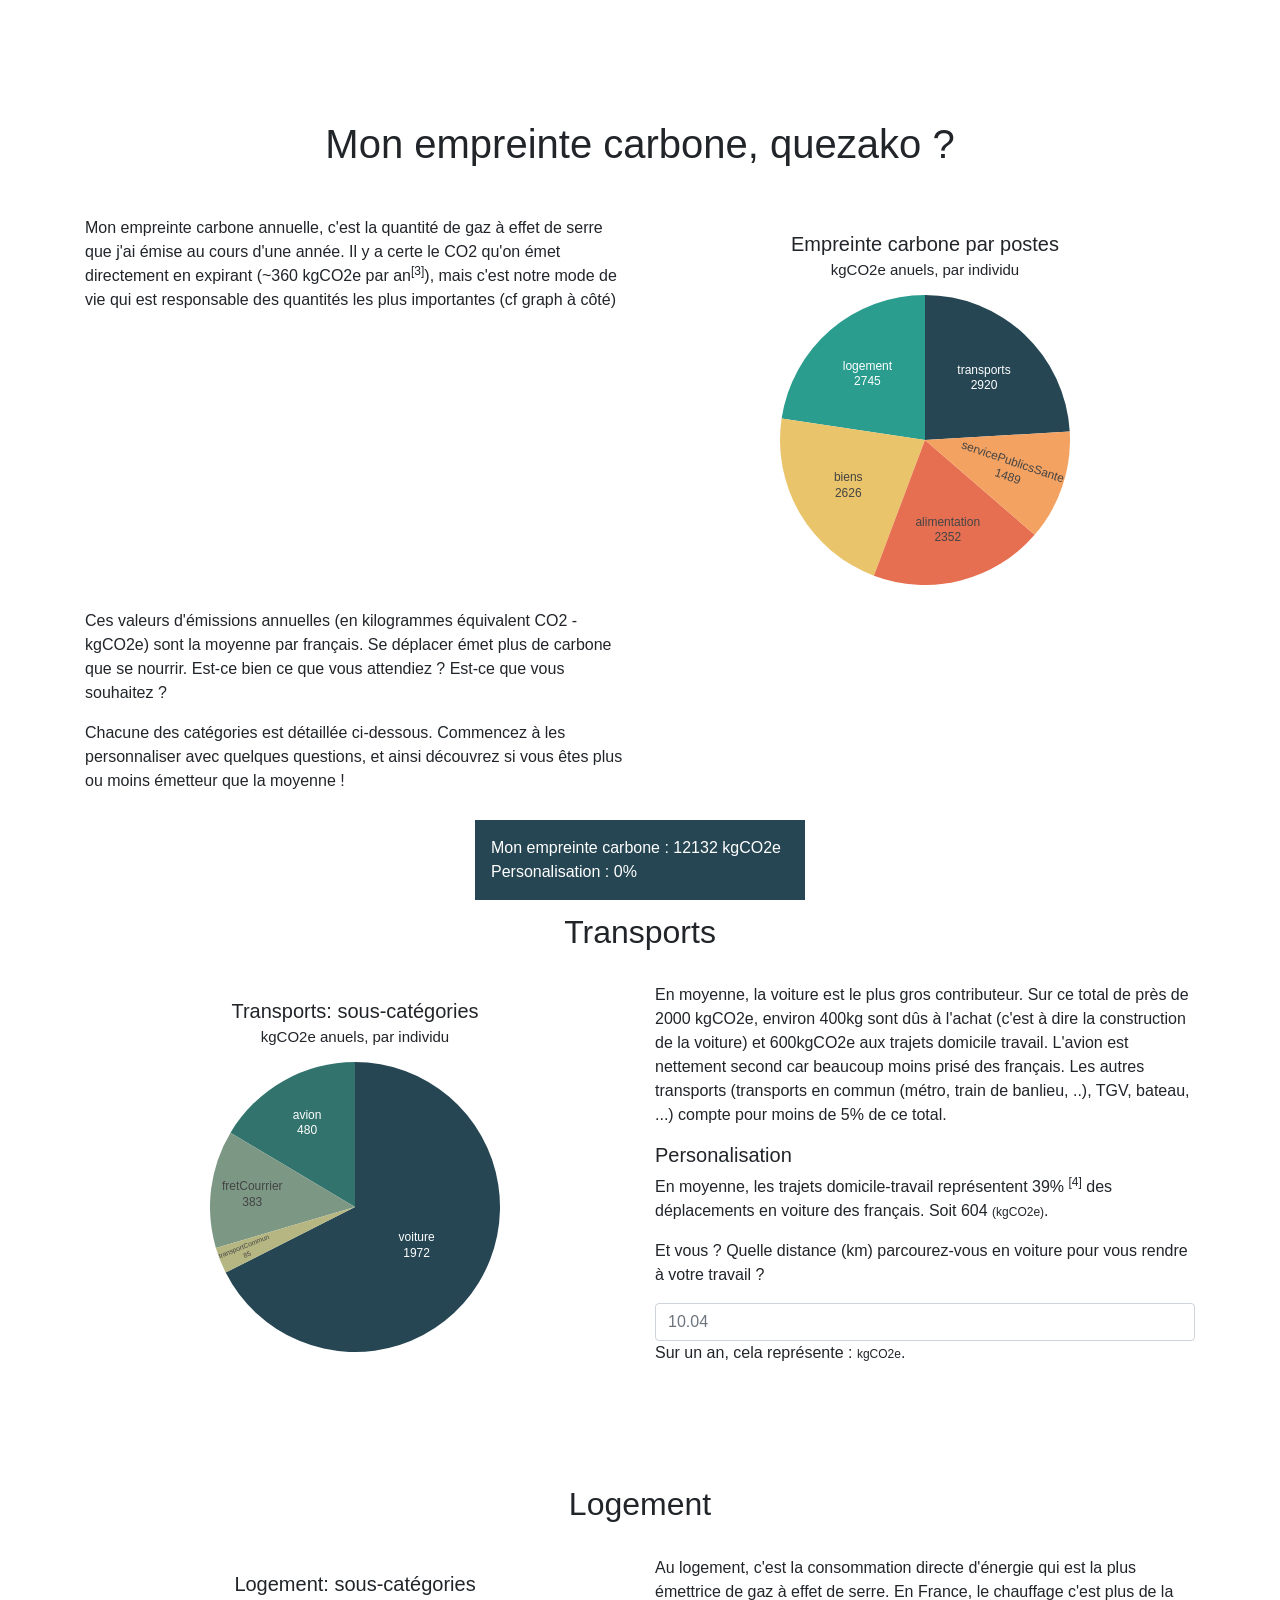
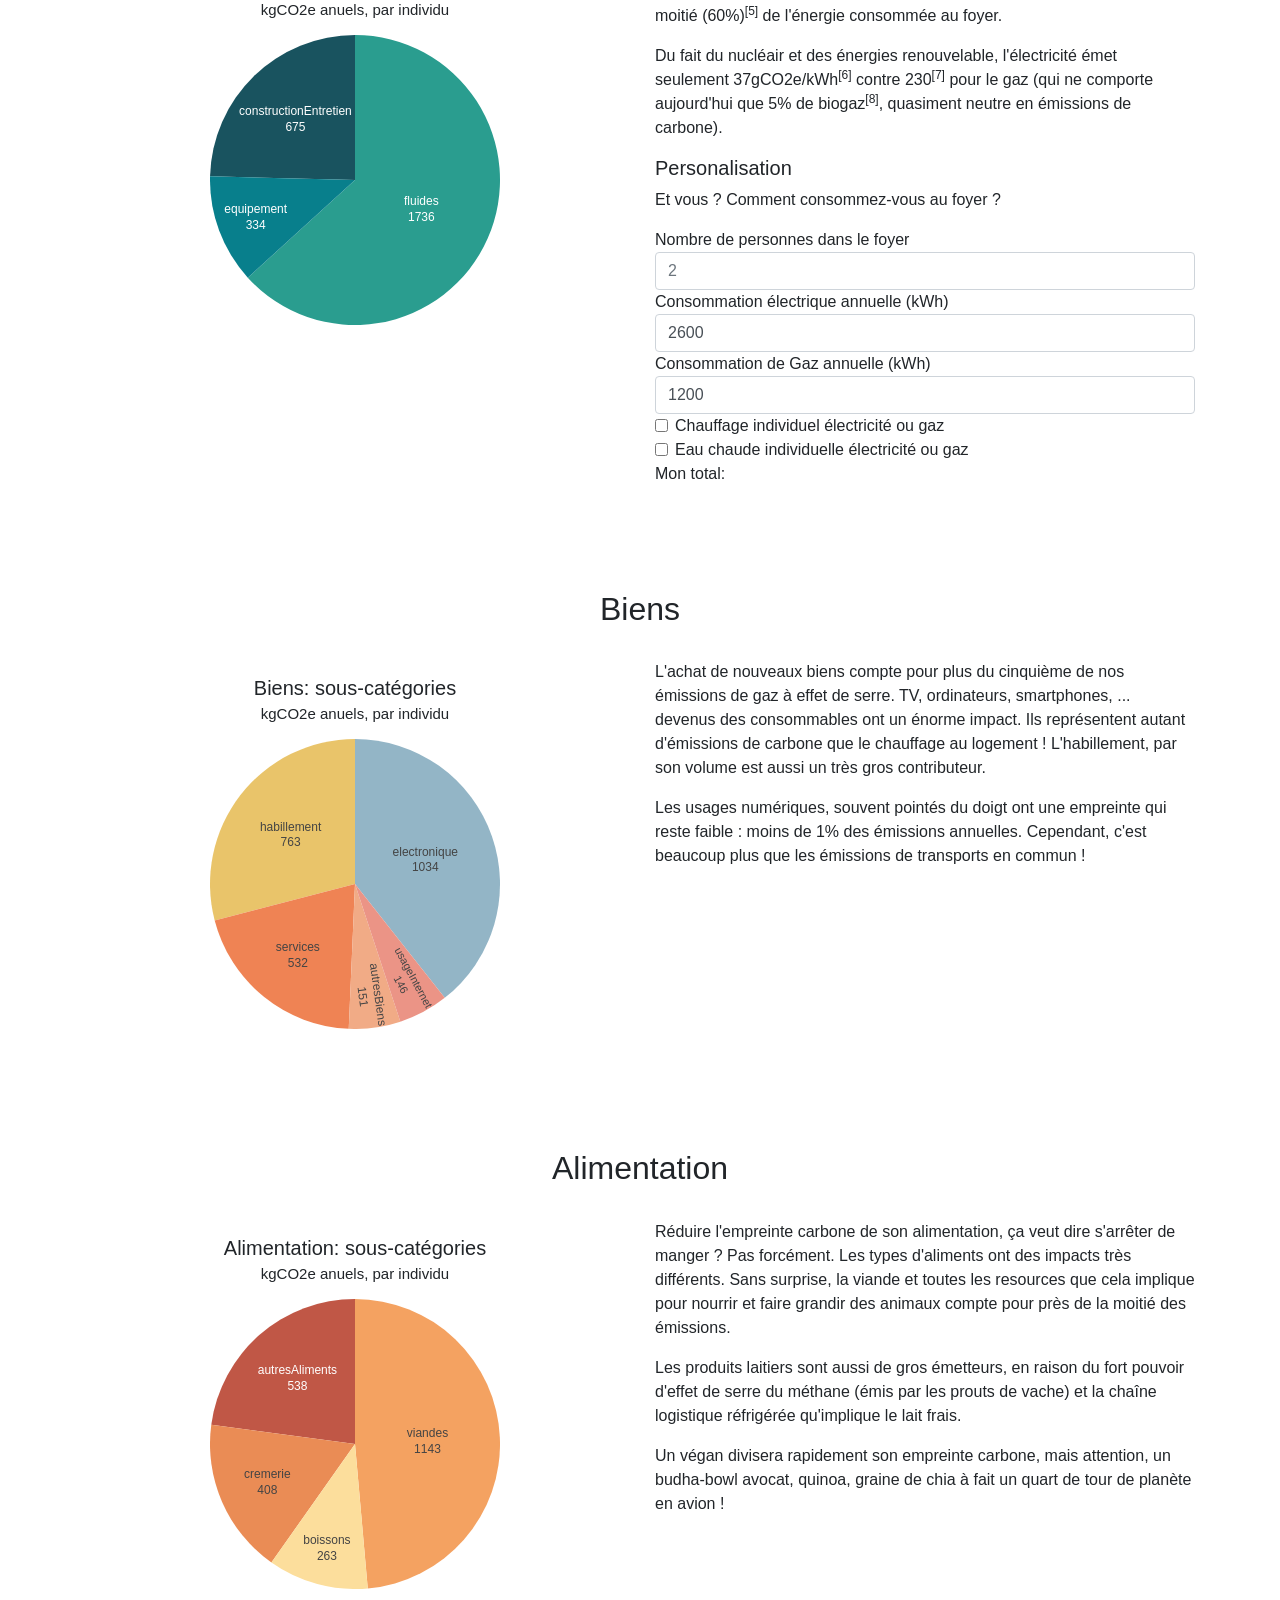
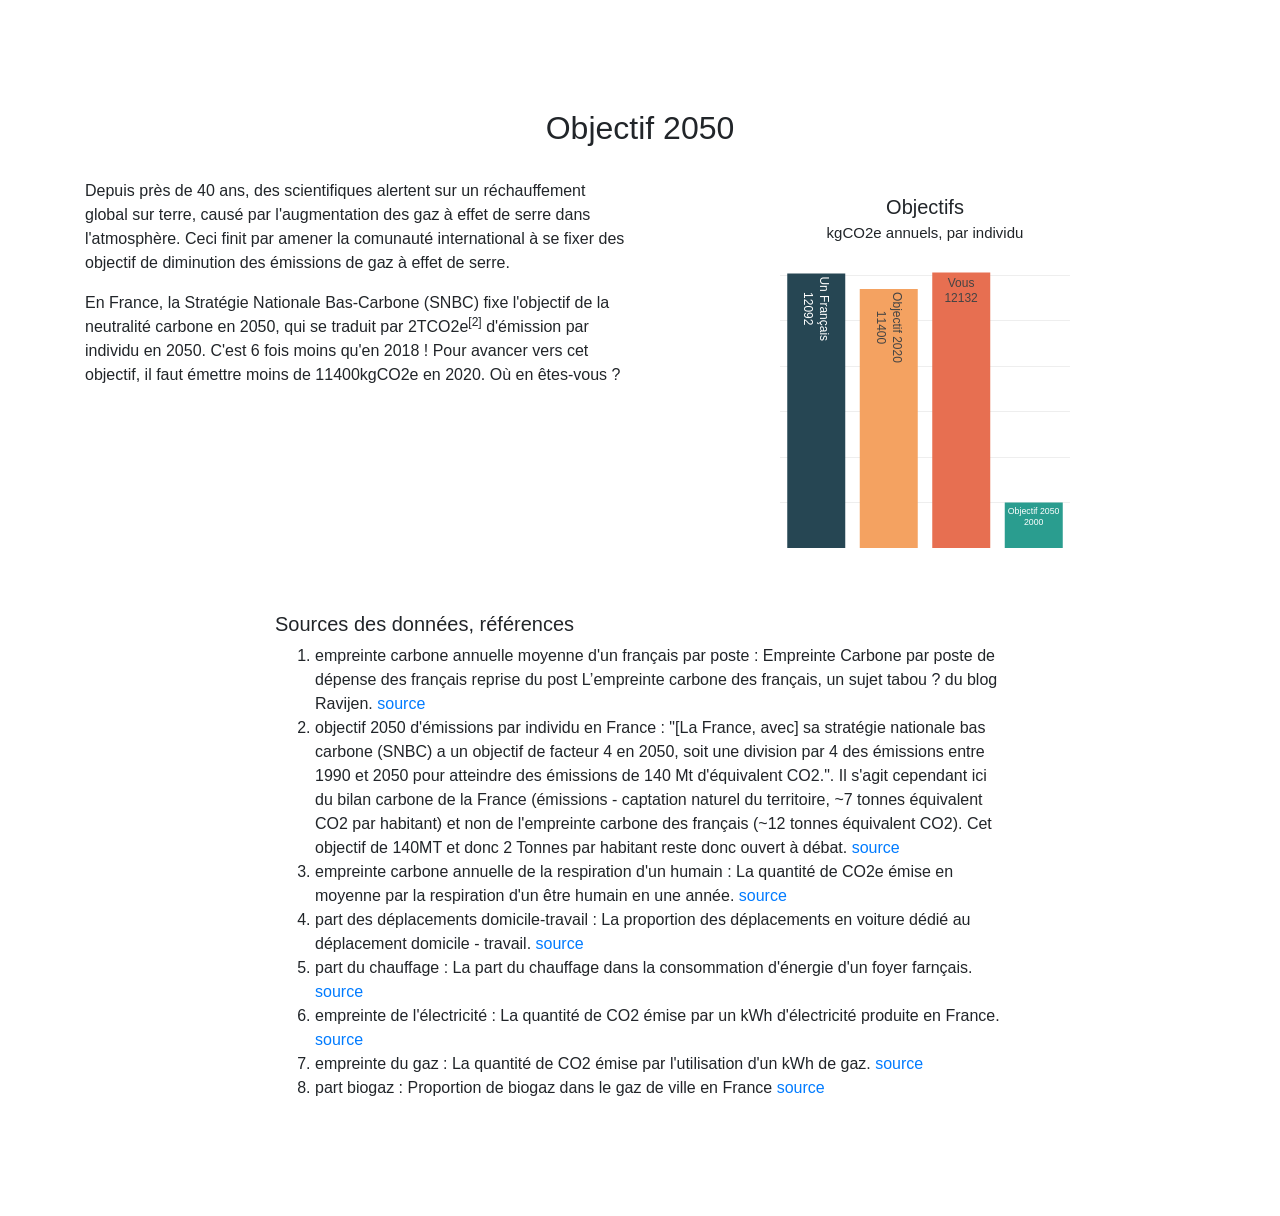
<file: agenda_carbone/index.html>
<!DOCTYPE html>
<html lang="fr">
  <head>
     <meta charset="utf-8">
     <meta name="viewport" content="width=device-width, initial-scale=1, shrink-to-fit=no">
     <title>Agenda Carbone</title>

    <link rel="stylesheet" href="./styles/vendors/bootstrap.min.css" >
    <style>
      .category-title {
        margin-top: 5rem;
        margin-bottom: 2rem;
      }
    </style>
    <script src="./scripts/vendors/jquery-3.4.0.min.js"></script>
    <script src="./scripts/vendors/bootstrap.bundle.min.js"></script>
    <script src="./scripts/vendors/plotly-latest.min.js"></script>

    <script src="./data/ravijen_2017.jsonld.js"></script>
    <script src="./data/data.js"></script>
    <script src="./scripts/usecases.js"></script>
    <script src="./scripts/stylehelper.js"></script>


    <script src="./scripts/vendors/vue.js"></script>
    <script src="./scripts/views/plotly_graph.js"></script>
    <script src="./scripts/views/main_categories_graph.js"></script>
    <script src="./scripts/views/categories_graph.js"></script>
    <script src="./scripts/views/objectives_graph.js"></script>
    <script src="./scripts/views/customize_work_home.js"></script>
    <script src="./scripts/views/customize_energy_annual.js"></script>
    <script src="./scripts/views/customize_food_weekly.js"></script>
    <script src="./scripts/views/my_carbon_footprint.js"></script>
    <script src="./scripts/views/reference_popup.js"></script>
    <script src="./scripts/views/references_list.js"></script>
  </head>
<body>
  <div class="container-sm" id="app">
    <div class="row my-4">
      <div class="col-12 my-3">
        <h1 class="text-center category-title">Mon empreinte carbone, quezako ?</h1>
      </div>
      <div class="col-md-6">
        <p>Mon empreinte carbone annuelle, c'est la quantité de gaz à effet de serre que j'ai émise au cours d'une année.
        Il y a certe le CO2 qu'on émet directement en expirant (~360 kgCO2e par an<reference-popup reference-id="humanRespirationFootprint"></reference-popup>), mais c'est notre mode de vie qui est responsable des quantités les plus importantes (cf graph à côté)</p>
      </div>
      <div class="col-md-6 my-3">
        <graph-main-categories></graph-main-categories>
      </div>
      <div class="col-md-6 mt-2">
        <p>Ces valeurs d'émissions annuelles (en kilogrammes équivalent CO2 - kgCO2e) sont la moyenne par français.
          Se déplacer émet plus de carbone que se nourrir. Est-ce bien ce que vous attendiez ? Est-ce que vous souhaitez ?
        </p>
        <p>Chacune des catégories est détaillée ci-dessous. Commencez à les personnaliser avec quelques questions, et ainsi découvrez si vous êtes plus ou moins émetteur que la moyenne !
        </p>
      </div>
    </div>

    <div class="row my-4">
      <div class="col-12">
        <h2 class="text-center category-title">Transports</h3>
      </div>
      <div class="col-md-6 my-3">
        <graph-categories v-bind:item="subItems[0]"></graph-categories>
      </div>
      <div class="col-md-6">
        <p>En moyenne, la voiture est le plus gros contributeur. Sur ce total de près de 2000 kgCO2e, environ 400kg sont dûs à l'achat (c'est à dire la construction de la voiture) et 600kgCO2e aux trajets domicile travail.
          L'avion est nettement second car beaucoup moins prisé des français. Les autres transports (transports en commun (métro, train de banlieu, ..), TGV, bateau, ...) compte pour moins de 5% de ce total.</p>
        <customize-work-home></customize-work-home>
      </div>
    </div>

    <div class="row my-4">
      <div class="col-12">
        <h2 class="text-center category-title">Logement</h3>
      </div>
      <div class="col-md-6 my-3">
        <graph-categories v-bind:item="subItems[1]"></graph-categories>
      </div>
      <div class="col-md-6">
        <p>Au logement, c'est la consommation directe d'énergie qui est la plus émettrice de gaz à effet de serre. En France, le chauffage c'est plus de la moitié (60%)<reference-popup reference-id="individualHeatPart"></reference-popup> de l'énergie consommée au foyer.</p>
        <p>
          Du fait du nucléair et des énergies renouvelable, l'électricité émet seulement 37gCO2e/kWh<reference-popup reference-id="electricityFootprint"></reference-popup> contre 230<reference-popup reference-id="gazFootprint"></reference-popup> pour le gaz (qui ne comporte aujourd'hui que 5% de biogaz<reference-popup reference-id="partBioGaz"></reference-popup>, quasiment neutre en émissions de carbone).
        </p>
        <customize-energy-annual></customize-energy-annual>
      </div>
    </div>
    <div class="row my-4">
      <div class="col-12">
        <h2 class="text-center category-title">Biens</h3>
      </div>
      <div class="col-md-6 my-3">
        <graph-categories v-bind:item="subItems[2]"></graph-categories>
      </div>
      <div class="col-md-6">
        <p>L'achat de nouveaux biens compte pour plus du cinquième de nos émissions de gaz à effet de serre. TV, ordinateurs, smartphones, ... devenus des consommables ont un énorme impact. Ils représentent autant d'émissions de carbone que le chauffage au logement !
        L'habillement, par son volume est aussi un très gros contributeur.</p>
        <p>Les usages numériques, souvent pointés du doigt ont une empreinte qui reste faible : moins de 1% des émissions annuelles. Cependant, c'est beaucoup plus que les émissions de transports en commun !</p>
      </div>
    </div>

    <div class="row my-4">
      <div class="col-12">
        <h2 class="text-center category-title">Alimentation</h3>
      </div>
      <div class="col-md-6 my-3">
        <graph-categories v-bind:item="subItems[3]"></graph-categories>
      </div>
      <div class="col-md-6">
        <p>Réduire l'empreinte carbone de son alimentation, ça veut dire s'arrêter de manger ? Pas forcément. Les types d'aliments ont des impacts très différents. Sans surprise, la viande et toutes les resources que cela implique pour nourrir et faire grandir des animaux compte pour près de la moitié des émissions. </p>
        <p>Les produits laitiers sont aussi de gros émetteurs, en raison du fort pouvoir d'effet de serre du méthane (émis par les prouts de vache) et la chaîne logistique réfrigérée qu'implique le lait frais.</p>
        <p>Un végan divisera rapidement son empreinte carbone, mais attention, un budha-bowl avocat, quinoa, graine de chia à fait un quart de tour de planète en avion !
        <!-- <customize-food-weekly></customize-food-weekly> -->
      </div>
    </div>

    <div class="row my-4">
      <div class="col-12">
        <h2 class="text-center category-title">Objectif 2050</h3>
      </div>
      <div class="col-md-6">
        <p>Depuis près de 40 ans, des scientifiques alertent sur un réchauffement global sur terre, causé par l'augmentation des gaz à effet de serre dans l'atmosphère. Ceci finit par amener la comunauté international à se fixer des objectif de diminution des émissions de gaz à effet de serre.</p>
        <p>En France, la Stratégie Nationale Bas-Carbone (SNBC) fixe l'objectif de la neutralité carbone en 2050, qui se traduit par 2TCO2e<reference-popup reference-id="frenchObjectiv2050ByIndividual"></reference-popup> d'émission par individu en 2050. C'est 6 fois moins qu'en 2018 ! Pour avancer vers cet objectif, il faut émettre moins de 11400kgCO2e en 2020. Où en êtes-vous ?</p>
      </div>
      <div class="col-md-6 my-3">
        <graph-objectives></graph-objectives>
      </div>
    </div>

    <div class="row mt-5" style="margin-bottom: 100px;">
      <div class="col-md-2"></div>
      <div class="col-md-8">
        <references-list></references-list>
        <!-- TODO FAQ :
        * empreinte carbone VS bilan carbone.
        * kgEqCO2, méthane, ...
        * http://www.carbone4.com/wp-content/uploads/2019/06/Publication-Carbone-4-Faire-sa-part-pouvoir-responsabilite-climat.pdf
      -->
      </div>
      <div class="col-md-2"></div>
    </div>

    <div class="fixed-bottom mx-auto" style="width: 330px;">
     <!-- position: absolute; bottom: 0px; left: 50%; margin-left: -125px;" -->
        <my-carbon-footprint></my-carbon-footprint>
    </div>

  </div>

  <script>
      var app = new Vue({
        el: "#app",
        data: {
          subItems: [
            {
              title: "Transports",
              tag: 'transportGraph',
              refCategory: refData.transports,
              userCategory: usrData.transports,
            },
            {
              title: "Logement",
              tag: 'logementGraph',
              refCategory: refData.logement,
              userCategory: usrData.logement,
            },
            {
              title: "Biens",
              tag: 'bienGraph',
              refCategory: refData.biens,
              userCategory: usrData.biens,
            },
            {
              title: "Alimentation",
              tag: 'alimentationGraph',
              refCategory: refData.alimentation,
              userCategory: usrData.alimentation,
            },
          ]
        }
    })


    </script>
</body>
</html>
</file>
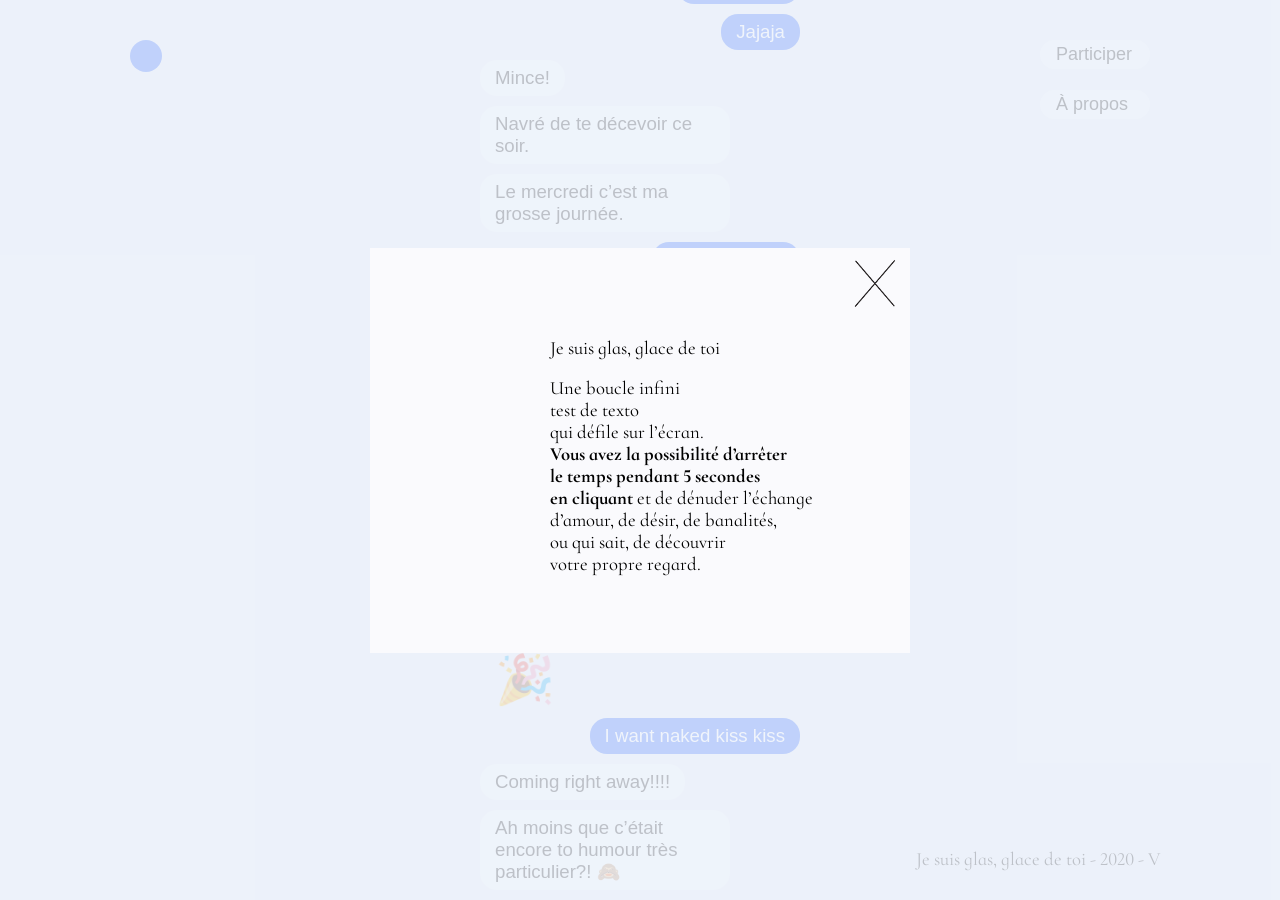
<file: glas/index.html>
<!DOCTYPE html>
<html lang="fr">
  <head>
     <meta charset="utf-8">
     <meta name="viewport" content="width=device-width, initial-scale=1, shrink-to-fit=no">
     <title>Je suis glas, glace de toi</title>


    <link href="https://fonts.googleapis.com/css2?family=Cormorant+Infant&family=Mukta&display=swap" rel="stylesheet"> 
    <!--link href="https://fonts.googleapis.com/css2?family=Cormorant+Infant&family=Mukta&display=swap" rel="stylesheet"--> 


    <link href="./res/style.css" rel="stylesheet">
    
    <style>
      html {
        cursor: url(./res/img/SMS-STOP-01.svg), url(./res/img/SMS-STOP-01.png), pointer;
        overflow: hidden;
      }

      ::-webkit-scrollbar {
          width: 20px;
      }

      ::-webkit-scrollbar-track {
        background: url(./res/img/scroll_bar_track.png);
        background-repeat: repeat-y;

      }
 
      ::-webkit-scrollbar-thumb {
        background: white;
        border: 1px solid black;
      }

      .smsContainer {
        position: absolute;
        top: 0;
        left: 0;
        width: 100%;
        height: 100%;
      }

      @media (min-width: 1100px) {
        .smsContainer {
           width: 1100px;
           left: 50%;
           margin-left: -550px;
        }
      }


      /* SMS ***********************************************/
      .smsList {
        position: absolute;
        width: 320px;
        height: 100%;
        left: 50%;
        margin-left: -160px;
        transform: scaleY(-1);
      }

      .mySmsLine, .itSmsLine {
        transform: scaleY(-1);
        width: 100%;
      }
      .mySmsLine {
        text-align: right;
      }
      .itSmsLine {
        text-align: left;
      }


      .mySms, .itSms {
        /*min-width: 150px;*/
        max-width: 220px;
        font-family: helvetica; /*'Mukta', sans-serif;*/
        font-size: 14pt;
        padding: 7px 15px;
        margin-bottom: 10px;
        border-radius: 17px;
        display: inline-block;
      }

      .emoji {
        font-size: 36pt;
        background: rgba(0, 0, 0, 0) !important;
        padding: 0 15px; !important;
      }


      .mySms {
        background-color: #0D52FF;
        color: white;
      }

      .itSms {
        background-color: #F7FEFF;
        color: black;
      }

      /* Explanations **********************************************/

      .explanationsContainer {
        position: absolute;
        left: 0;
        top: 0;
        width: 100%;
        height: 100%;
        
        background: #EDF2FACC;
        cursor: auto;
      }

      .explanations {
        position: absolute;
        left: 0;
        top: 0;
        width: 100%;
        height: 100%;
        
        background: #fafafd;
      }

      .explanations > .content {
        height: calc(100% - 80px);
        margin-left: 0;
        margin-right: 0;
        margin-top: 70px;
        margin-bottom: 10px;

        overflow-y: auto;

        padding: 0 40px;

        font-family: 'Cormorant Infant', serif;
        font-size: 14pt;


        scrollbar-width: thin;
      }

      @media (min-width: 576px) {
        .explanations {
          position: absolute;
          width: 540px;
          height: 405px;
          left: 50%;
          top: 50%;
          margin-left: -270px;
          margin-top: -202px;
        }

        .explanations > .content {
          height: 325px;
          margin-left: 140px;
          margin-right: 30px;
        }
      }

      .explanations > .close {
        position: absolute;
        right: 0px;
        top: 10px;
        width: 70px;
        cursor: pointer;
      }
      .explanations > .close > img {
        width: 100%;
      }


      .explanations a {
            color: black;
            text-decoration: none;
      }

      /* other ***********************************************/

      .menu {
        visibility: hidden;
      }

      .activeCountDown {
        visibility: visible;
      }

      @media(min-width: 768px) {
        .menu {
          visibility: visible;
        }
      }

      .countDown {
        position: absolute;
        left: 50%;
        top: 50%;
        font-size: 30pt;
      }

      .sendSmsContainer {
        position: absolute;
        bottom: 0px;
        left: 0px;
        right: 0px;
        width: auto;
        height: 62px;
        background-color: #e9e9eb;
      }

      .sendSmsTextField {
        position: absolute;
        font-family: helvetica; /*'Mukta', sans-serif;*/
        font-size: 14pt;
        padding-top: 7px;
        padding-bottom: 7px;
        padding-left: 7px;
        padding-right: 13px;
       
        border-radius: 17px;
        display: inline-block;
        background-color: white;
        color: black;

        height: 28px;

        width: 300px;
        left: 50%;
        margin-left: -160px;
        
        bottom: 10px;
        
        text-align: right;
        line-height: 28px;
      }


      .copyright {
        position: absolute;
        bottom: 30px;
        right: 30px;
        /* TODO font */
      }

      .copyright a,
      .sendSmsContainer a {
            color: black;
            text-decoration: none;
      }

      #copyright {
        display: none;
      }

      #sendSms {
        display: block;
      } 

      /*.smsList {
          padding-bottom: 62px
      }*/

      @media (min-width: 576px) {

        /*.smsList {
          padding-bottom: 0px
        }*/
        #copyright {
          display: block;
        }


        #sendSms {
          display: none;
        }
      }



    </style>
  </head>
  <body id="body">
    <div class="smsContainer" id="smsContainer"> 
      <div class="menu" id="menu">
        <a href="./" class="home-btn"></a>
        <a href="./participate" class="participate-btn">Participer</a>
        <a href="./about" class="about-btn">À propos</a>
      </div>
      <div class="smsList" id="smsList"></div>
      <div class="sendSmsContainer" id="sendSms">
        <div class="sendSmsTextField">Je suis glas, glace de toi - 2020 - <a href="https://www.vaxt.fr"  target="_blank">V</a></div>
      </div>
      <div class="copyright" id="copyright">Je suis glas, glace de toi - 2020 - <a href="https://www.vaxt.fr"  target="_blank">V</a></div>
    </div>
    <div class="countDown" id="countDown"></div>
    



    <div class="explanationsContainer" id="explanations">
      <div class="explanations" >
        <div class="close" id="closeExplanations"><img src='./res/img/SMS-CROSS-02.png' /></div>
        <div class="content">
          <p>Je suis glas, glace de toi</p>

<p>Une boucle infini
<br>test de texto
<br>qui défile sur l’écran.
<br><b>Vous avez la possibilité d’arrêter
<br>le temps pendant 5 secondes
<br>en cliquant</b> et de dénuder l’échange
<br>d’amour, de désir, de banalités,
<br>ou qui sait, de découvrir
<br>votre propre regard.</p>
        </div>
      </div>
    </div>
    <script src="./sms-text.js"></script>
    <script>
      var countDownPeriod = 1000
      var fixedDelay = 20
      var variableDelay = 40

      var sounds = Array(50).fill(1).map(() => new Audio("./res/audio/1111.ogg"))
      var soundIdx = 0
    
      
      

      function playSound() {
        soundIdx = (soundIdx + 1) % sounds.length
        //sounds[soundIdx].play()
      }

      // UI fonctions

      var displayedElements = []
      function appendSms(message) {
        var rand = getRandomInt(10)
      
        var isJustEmoji = message.text.match(/\s/g) == null && isEmoji(message.text)

        var prefix = (message.me) ? 'my' : 'it'

        // var html = '<div class="' + prefix + 'SmsLine"><div class="' + prefix + 'Sms">' + message.text + '</div></div>'
        // document.getElementById('smsList').insertAdjacentHTML('afterbegin', html)
        
        var html = '<div class="' + prefix + 'Sms'
        if (isJustEmoji) {
          html += ' emoji '
        }

        html += '">' + message.text + '</div>'

        var element = document.createElement('div')
        element.className = prefix + 'SmsLine'
        element.innerHTML = html
        var smsList = document.getElementById('smsList')
        smsList.insertBefore(element, smsList.firstChild)

        playSound()

        displayedElements.push(element)
        for (var elem of displayedElements) {
          var bottom = elem.getBoundingClientRect().bottom

          if (bottom < 0) {
            elem.remove()
            displayedElements.shift()
          }

        }
      }

      function displayCountDown(count) {
        var countStr = ""
        var className = document.getElementById('menu').className.replaceAll("activeCountDown", "").trim()
        if (count > 0) {
          countStr = "" + count

          className += " activeCountDown"
        }
        
        document.getElementById('countDown').innerHTML = countStr
        document.getElementById('menu').className = className
      }

      // Command

      var remainingBlocks = []
      var currentBlock = null
      var currentMessageIndex = -1
      function getNextSMS() {
        if (currentBlock == null || currentMessageIndex >= currentBlock.length - 1) {
          if (remainingBlocks.length == 0) {
            remainingBlocks = blocks.slice()
          }
          var blockIndex = getRandomInt(remainingBlocks.length - 1)
          currentBlock = remainingBlocks.splice(blockIndex, 1)[0]
          currentMessageIndex = -1
        }

        currentMessageIndex++
        return currentBlock[currentMessageIndex]
      }

      
      var floodId = null
      
      function startFlood() {
        appendSms(getNextSMS())
        floodId = setTimeout(startFlood, fixedDelay + getRandomInt(variableDelay))
      }

      function stopFlood() {
        if (countDownId == null) {
          clearTimeout(floodId)
          count = 5

          doCountDown()
        }
      }

      var count = 0
      var countDownId = null
      
      function doCountDown() {
        displayCountDown(count)

        count--
        if (count < 0) {
          startFlood()
          countDownId = null
        } else {
          countDownId = setTimeout(doCountDown, countDownPeriod)
        }
      }

      
      // init
      function initialize() {
        document.getElementById('smsContainer').addEventListener("click", stopFlood)
              
        document.getElementById("explanations").addEventListener("click",
          ev => {
            // prevent closing explanation on click on the links.
            try {
                if (ev.target.nodeName.toLowerCase() == 'a') {
                    return
                }
            } catch(e) {}

            document.getElementById("explanations").style.display = "none"    
          })
        startFlood()  
      }


      // Tools
      function getRandomInt(max) {
        return Math.floor(Math.random() * Math.floor(max))
      }

      function isEmoji(str) {
          var ranges = [
              '(?:[\u2700-\u27bf]|(?:\ud83c[\udde6-\uddff]){2}|[\ud800-\udbff][\udc00-\udfff]|[\u0023-\u0039]\ufe0f?\u20e3|\u3299|\u3297|\u303d|\u3030|\u24c2|\ud83c[\udd70-\udd71]|\ud83c[\udd7e-\udd7f]|\ud83c\udd8e|\ud83c[\udd91-\udd9a]|\ud83c[\udde6-\uddff]|[\ud83c[\ude01-\ude02]|\ud83c\ude1a|\ud83c\ude2f|[\ud83c[\ude32-\ude3a]|[\ud83c[\ude50-\ude51]|\u203c|\u2049|[\u25aa-\u25ab]|\u25b6|\u25c0|[\u25fb-\u25fe]|\u00a9|\u00ae|\u2122|\u2139|\ud83c\udc04|[\u2600-\u26FF]|\u2b05|\u2b06|\u2b07|\u2b1b|\u2b1c|\u2b50|\u2b55|\u231a|\u231b|\u2328|\u23cf|[\u23e9-\u23f3]|[\u23f8-\u23fa]|\ud83c\udccf|\u2934|\u2935|[\u2190-\u21ff])' // U+1F680 to U+1F6FF
          ];
          if (str.match(ranges.join('|'))) {
              return true;
          } else {
              return false;
          }
      }

      // Data
      /*var blocks = [
        [
        {
          me: true,
          text: "blabla1"
        },
        {
          me: false,
          text: "blabla1"
        },
        {
          me: true,
          text: "blabla2"
        },
        {
          me: false,
          text: "blabla2"
        },
        {
          me: true,
          text: "blabla3"
        },
        {
          me: false,
          text: "blabla3"
        },
        ],
        [
        {
          me: true,
          text: "bleble1"
        },
        {
          me: false,
          text: "bleble1"
        },
        ],
        [
        {
          me: false,
          text: "blibli1"
        },
        {
          me: true,
          text: "blibli1"
        },
        ],
        [
        {
          me: true,
          text: "bloblo1"
        },
        {
          me: false,
          text: "bloblo1"
        },
        ],
        [
        {
          me: true,
          text: "blublu1"
        },
        ],
      ]*/

      initialize()
    </script>
  </body>
  </html>
</file>
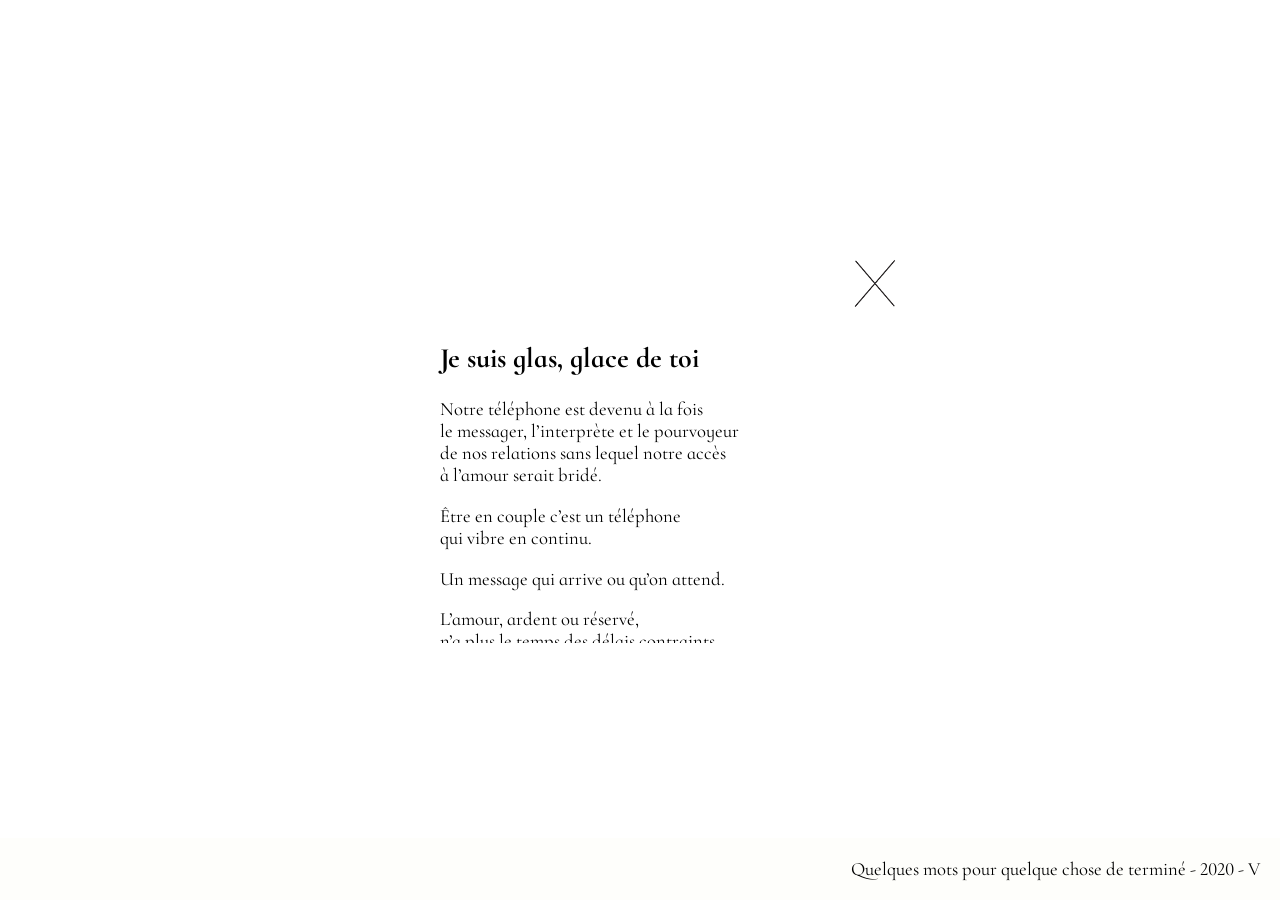
<file: quelques/index.html>
<!DOCTYPE html>
<html lang="fr">
  <head>
     <meta charset="utf-8">
     <meta name="viewport" content="width=device-width, initial-scale=1, shrink-to-fit=no">
     <title>Quelques</title>


    <link href="https://fonts.googleapis.com/css2?family=Cormorant+Infant:wght@400;700&display=swap" rel="stylesheet"> 


    <style>
        html {
            box-sizing: border-box;
            background-color: #fefefb;
            font-size: 14pt;
            color: black;
            font-family: 'Cormorant Infant', serif;
        }
        
        body {
            margin: 0px;
        }
        .word {
            font-weight: bold;
            text-transform: uppercase;
        }

        .text {
            font-size: 14pt;
            padding: 100px 20px;
            box-sizing: border-box;
        }

        @media(max-width: 575px) {
            .text {
                width: 100%;
            }
        }

        @media(min-width: 576px) {
            .text  {
                width: 500px;
                margin-left: auto;
                margin-right: auto;
            }
        }

        .text.hiddenByExplanations {
            height: 100vh;
            overflow: hidden;
        }

        .copyright {
            position: fixed;
            bottom: 0;
            right: 0;
            text-align: right;
            padding: 20px;
            background: #fefefb;
            width: 100%;
        }
        
        .copyright a {
          color: black;
          text-decoration: none;
        }

        /* Explanations **********************************************/

      .explanationsContainer {
        position: absolute;
        left: 0;
        top: 0;
        width: 100%;
        height: 100%;
        
        background: rgba(255, 255, 255, 0.9);
        cursor: auto;
      }

      .explanations {
        position: absolute;
        left: 0;
        top: 0;
        width: 100%;
        height: 100%;
        
        background: white;
      }

      .explanations > .content {
        height: calc(100% - 80px);
        margin-left: 0;
        margin-right: 0;
        margin-top: 70px;
        margin-bottom: 10px;

        overflow-y: auto;

        padding: 0 40px;

        font-family: 'Cormorant Infant', serif;
        font-size: 14pt;


        scrollbar-width: thin;
      }

      @media (min-width: 576px) {
        .explanations {
          position: absolute;
          width: 540px;
          height: 405px;
          left: 50%;
          top: 50%;
          margin-left: -270px;
          margin-top: -202px;
        }

        .explanations > .content {
          height: 325px;
          margin-left: 30px;
          margin-right: 30px;
        }
      }

      .explanations > .close {
        position: absolute;
        right: 0px;
        top: 10px;
        width: 70px;
        cursor: pointer;
      }
      .explanations > .close > img {
        width: 100%;
      }


      .explanations a {
            color: black;
            text-decoration: none;
      }

    </style>
</head>
<body id="body">
    <div class="text" id="text">
    </div>

    <div class="explanationsContainer" id="explanations">
      <div class="explanations" >
        <div class="close" id="closeExplanations"><img src='./res/img/SMS-CROSS-02.png' /></div>
        <div class="content">
          <H2 class="explanations-title">Je suis glas, glace de toi</H2>
<p>Notre téléphone est devenu à la fois 
<br>le messager, l’interprète et le pourvoyeur 
<br>de nos relations sans lequel notre accès 
<br>à l’amour serait bridé.</p>

<p>Être en couple c’est un téléphone 
<br>qui vibre en continu.</p>

<p>Un message qui arrive ou qu’on attend.</p>

<p>L’amour, ardent ou réservé, 
<br>n’a plus le temps des délais contraints 
<br>de la lettre qui parcourt monts 
<br>et merveilles pour délivrer son message.</p>

<p>L’amour est devenu un éternel présent, 
<br>où tout nous connecte en temps réel. 
<br>Que les nouvelles soient bonnes 
<br>ou mauvaises, nous n’avons 
<br>de cesse de les crier numériquement 
<br>à qui veut bien les entendre, 
<br>au prix d’une anxiété certaine 
<br>si le monde nous délaisse.</p>

<p>15 min ? 30 min ? qu’importe.
<br>Vous êtes accros à votre téléphone. 
<br>Le sel de la Vie n’est plus ce frisson 
<br>au regard de l’être aimé, 
<br>c’est un texto le matin. 
<br>Un texto le midi. 
<br>Un texto le soir.</p>

<p>La vibration de poche a remplacé
<br>la vibration réelle de la connexion, 
<br>de la rencontre.</p>

<p>Un message annoncera parfois 
<br>que le téléphone ne vibrera plus. 
<br>Un autre restera sans réponse.</p>

<p>Voici ici le déroulé d’une relation 
<br>amoureuse née dans la douceur, 
<br>devenue ardente puis fanée, 
<br>présentée sous l’angle des textos, 
<br>marqueurs des variations d’humeur 
<br>d’un couple en 2020.</p>

<p>Le privé devient public.</p>

<p>Cette pièce est un flot continu. 
<br>Une conversation tellement rapide 
<br>qu’on en aperçoit d’abord 
<br>la longueur effarante.</p>

<p>Mais chaque clic ouvre 
<br>une fenêtre temporelle, 
<br>un instant de quelques secondes, 
<br>un aperçu de ce que nous vivons tous 
<br>lorsqu’on partage quelque chose 
<br>avec quelqu’un, ami ou amant.</p>

<p>Entrez dans l’intime. 
<br>Prenez un aperçu de sa vie 
<br>et de celle de son partenaire, 
<br>ex-partenaire.</p>

<p>Observez le flot continu et aléatoire. 
<br>Trop rapide pour l’œil nu, 
<br>créant une sorte de pudeur, 
<br>il laisse le choix au spectateur 
<br>de monter son propre film, 
<br>et selon là où il s’arrête, 
<br>changer totalement sa perception 
<br>de la relation.</p>

<p>Jeremy Rak </p>

<br>
<br>

<p>Le processus de relire et trier 
<br>une conversation de plus 
<br>de 5000 échanges est un travail 
<br>difficile non dans la lecture 
<br>mais dans la mémoire.</p>

<p>Sonder le témoin de mes instants gravés 
<br>dans le temps, au sein d’une technologie 
<br>à portée de main.</p>

<p>Apparu en 1992, le texto nous prend 
<br>si peu de temps qu’il est devenu l’un 
<br>de nos gestes banalisés 
<br>en à peine trente ans.</p>

<p>Catalyseur du langage, 
<br>il a raccourci nos émotions 
<br>et accompagné notre capacité 
<br>a créer une conversation sans mots, 
<br>qui s’estompent face à la puissance de l’émoji.</p>

<p>Tous ces momentums permettent d’établir 
<br>la traçabilité d’une relation 
<br>dans la relecture, son évolution, 
<br>les hauts et les bas émotionnels 
<br>d’un couple.</p>

<p>Dans le cas de ce travail, 
<br>ce n’est pas l’idée de jugement 
<br>qui prédomine, mais une mise à nu, 
<br>un souhait de transparence au travers 
<br>d’un contenu devenu banal 
<br>pour chacun d’entre nous.</p>

<p>Qui n’est jamais tombé amoureux 
<br>au détour d’un texto ?</p>

<p>Lorsque l’on vit cette expérience intense 
<br>avec quelqu’un, créant un lien puissant, 
<br>à la fois unique et commun 
<br>mais que chacun de nous rencontre, 
<br>démultiplié par nos interprétations 
<br>et nos émotions, 
<br>on emporte un être en son sein, 
<br>une personne qui nous fait vibrer, 
<br>en notre âme et en notre poche. 
<br>L’Amour 2.0.</p>


<p>Clyde Hestanoff</p>

<p>Une oeuvre de <a href="https://www.vaxt.fr"  target="_blank">VAXT</a>
<br>développée par <a href="http://hoodbrains.com" target="_blank">Guillaume Jacquart</a>.</p>
        </div>
      </div>
    </div>
    <div class="copyright" id="copyright">Quelques mots pour quelque chose de terminé - 2020 - <a href="https://www.vaxt.fr"  target="_blank">V</a></div>
    <script>

        function getFresh() {
            setCursor('wait')
        
            const xhr = new XMLHttpRequest()


            xhr.onload = () => {
                const data = xhr.responseText
                //
                const lines = data.split('\n')
                const line = lines[Math.round(Math.random() * lines.length - 1)]
                buildText(JSON.parse(line))
                //buildText(JSON.parse(data))
                setCursor('pointer')
            }


            //xhr.open("GET", "/api/get_fresh.php")
            xhr.open("GET", "api/dummy28.txt")
            xhr.send()
            
        }

        function buildText(data) {
            const words = ["je", "t'ai", "donne", "de", "moi", "tu", "as", "aussi", "pris", "beaucoup", "ca", "tu", "pourras", "le", "garder"];
            document.getElementById("text").innerHTML = words.map(word => buildATweet(word, data[word])).join(' ')
        }

        function buildATweet(word, tweet) {
            let regex = ""

            switch(word) {
                case "t'ai": regex = 't[\'’]ai' ; break;
                case "donne": regex = 'donn[eé]' ; break;
                case "ca": regex = '[cç]a' ; break;
                default: regex = word; break;
            }  
            regex = new RegExp(`\\b(${regex})\\b`, 'gi')

            return tweet.replaceAll(regex, `<span class="word">$1</span>`)
        }


        function initialize() {
          document.getElementById("explanations").addEventListener("click",
            ev => {
              // prevent closing explanation on click on the links.
              try {
                if (ev.target.nodeName.toLowerCase() == 'a') {
                  return
                }
              } catch(e) {}

              document.getElementById("explanations").style.display = "none"

            })
            document.addEventListener('click', getFresh)
        }
            
        function setCursor(cursorType) {
            document.body.style.cursor = cursorType
        }

        const dummy = {"je":"@YoanVanJagur @Je_Bernando @Je_Bernando jer susu newcastle hela atuh jer... Nyusul atuh https:\/\/t.co\/a7Vj1VGrNy","t'ai":"RT @ActualiteBarca: \u00ab\u00a0N\u2019oublie pas ce que je t\u2019ai dis: Continue de profiter et d\u00e9montre que tu es le num\u00e9ro 1. Que 2,3,4 n\u2019emp\u00eachent pas ta\u2026","donne":"[CULTURE]\n\ud83c\udf8a\u274c  L'Ap\u00e9ro-concert de ce soir est annul\u00e9 ! \n\u00c9tant donn\u00e9 la m\u00e9t\u00e9o fraiche et automnale de la journ\u00e9e, l'ap\u00e9ro-concert initialement pr\u00e9vu ce soir sur la place Eymard-Duvernay, avec Brother &amp; Sister, est annul\u00e9. https:\/\/t.co\/ayHeohWze3","de":"RT @TDN_NOTICIAS: Mascarillas con chip de localizaci\u00f3n.\n\nhttps:\/\/t.co\/tXXD9KTxZc","moi":"RT @RgltSara: moi et ma meilleure amie si un jour quelqu\u2019un tombe sur nos discussions","tu":"@Conie_Henriquez Yo tampoco estoy de acuerdo con eso, creo que un rapidito no depende del tiempo si del gusto con que se haga y no tiene limite de edad\nPero como tu dices quizas ella es mas lenta y necesite mas tiempo o quizas los rapiditos \"cuando tenia edad para ellos\" como que no resultaron","as":"@saharshd @VinkeshGulati @PuneetK79241003 @FADA_India Could you please share the full ruling? As I didn\u2019t see anything mentioned about Delhi NCR","aussi":"@PrecheurA \ud83e\udd7a\ud83e\udd7aun alexandre c'est tr\u00e8s bien aussi\u2764","pris":"RT @JO4767: Encore un enfumage l\u2019islamo gauchiste!\nLa pourriture ne s\u2019en est pas pris sp\u00e9cifiquement \u00e0 tes copains dePLTV mais \u00e0 ceux qui s\u2026","beaucoup":"RT @bint_khadija2: Je crois que \u00ab\u00a0 finir avec l\u2019origine que tu tailles le plus\u00a0\u00bb c\u2019est un peu beaucoup trop vrai, \u00e7a fait flipper","ca":"@TouchmyhairUcan @alieosu @CBretteur @chachoumolle Mais l'intelligence fait que justement il faut \u00eatre bien au dessus de \u00e7a et l\u00e0 personne insultante passerais d'elle m\u00eame pour un ou une idiote.","pourras":"RT @Claudius155: Leur but est de nous sortir dans un futur tr\u00e8s proche un passeport \u00ab\u00a0vaccination\u00a0\u00bb obligatoire, sans lui, on ne pourras al\u2026","le":"@ivanedlm @vox_es Vale, pero al PSOE le votan \u00bfbots?","garder":"RT @maximeeegrt: On va garder ces photos au chaud et attendre un mauvais match de Mahrez mdrrr"}

       

        initialize()

    </script>
</body>
</html>
</file>
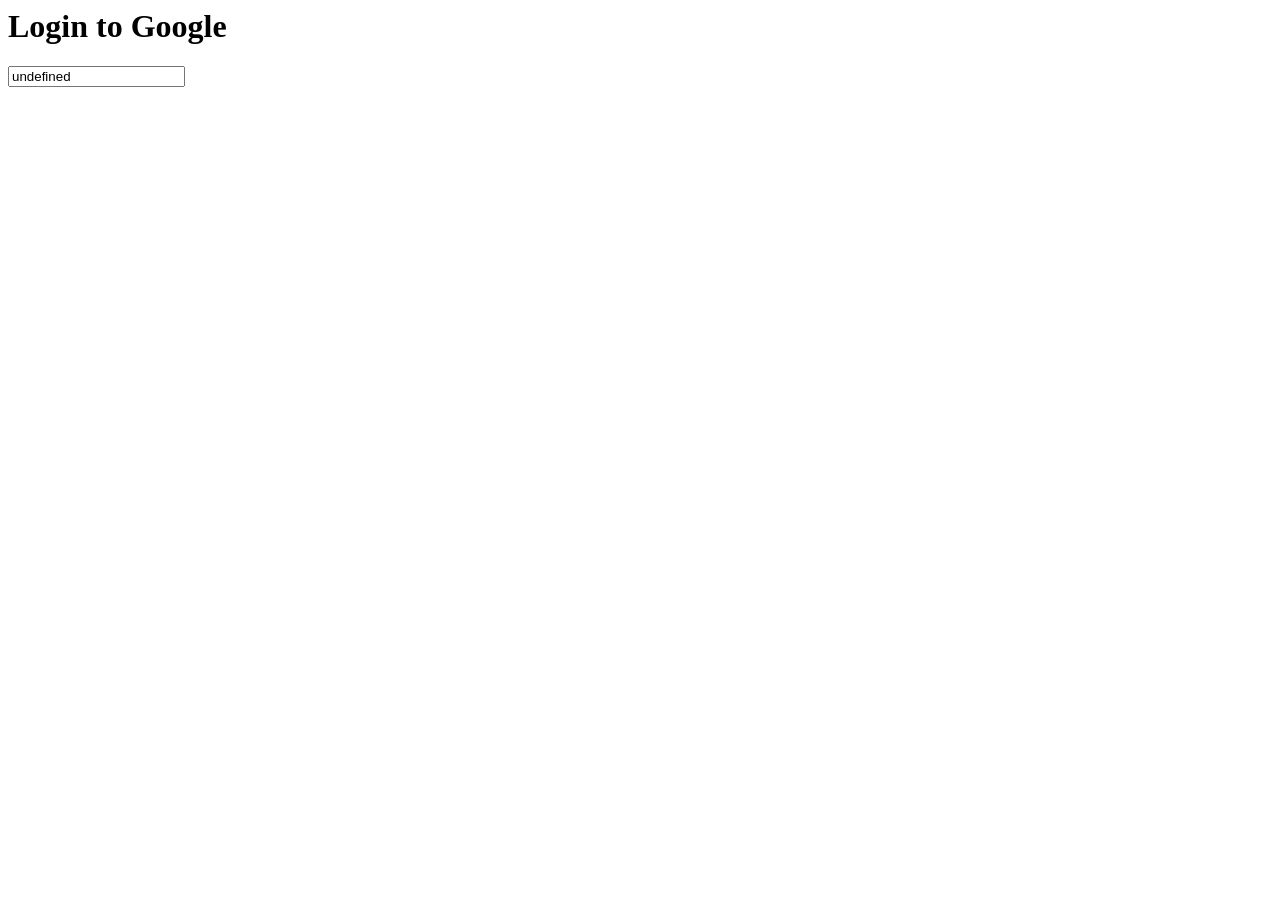
<file: proxy_redirect/oauth2/display.html>
<html>
<head>
</head>
<body>
<h1>Login to Google</h1>
<input id='token' type='text' />
<script type="text/javascript">
  // Libs :
  // Decode QueryString
  var decodeQS = function(qs) {
    return qs.split('&').reduce(function(agg, kV) {
      var splitted = kV.split('=');
      agg[splitted[0]] = splitted[1];
      return agg;
    }, {});
  };

  // Redirect to google URL :
  console.log(document.location.href);
  var params = decodeQS(document.location.search.slice(1));

  document.getElementById('token').value = params.code;
</script>
</body>
</html>
</file>
<file: glas/res/style.css>
html {
  font-family: 'Cormorant Infant', serif;
  font-size: 14pt;
  box-sizing: border-box;
  background: #EDF2FA;
  margin: 0px;
}

body {
  margin: 0px;
}

::-webkit-scrollbar {
    width: 20px;
}

::-webkit-scrollbar-track {
  background: url(./res/img/scroll_bar_track.png);
  background-repeat: repeat-y;

}

::-webkit-scrollbar-thumb {
  background: white;
  border: 1px solid black;
}


@media (min-width: 1100px) {
  .container {
     width: 1100px; 
     margin-left: auto;
     margin-right: auto;
  }
}

.menu {
  position: relative;
  width: 100%;
}

.home-btn {
  position: absolute;
  top: 40px;
  left: 40px;

  border-radius: 50%;
  background: #0D52FF;
  width: 32px;
  height: 32px;
  cursor: pointer;
}

.home-btn:hover {
  top: 39px;
  left: 39px;
  border: 1px solid #00FFFF;      
}

.participate-btn, .about-btn {
  box-sizing: border-box;
  position: absolute;
  display: block;
  width: 110px;
  font-family: helvetica;
  font-size: 18px;
  background: #F7FCFF;
  padding: 4px 16px;
  border-radius: 16px;
  border: none;
  color: black;
  text-decoration: none;
  cursor: pointer;
}

.participate-btn:hover, .about-btn:hover, 
.participate-btn .active, .about-btn .active, {
  background: #F2F5FE;
}

.participate-btn, .about-btn {
  top: 40px;
}

.participate-btn {
  right: 156px;
}

.about-btn {
  right: 40px;
}

@media (min-width: 768px) {
  .participate-btn, .about-btn {
    right: 40px;
  }

  .participate-btn {
    top: 40px;
  }

  .about-btn {
    top: 90px;
  }
}


.copyright {
  position: fixed;
  bottom: 30px;
  right: 30px;
  /* TODO font */
}

.copyright a,
.sendSmsContainer a {
      color: black;
      text-decoration: none;
}

#copyright {
  display: none;
}

#sendSms {
  display: block;
} 

/*.smsList {
    padding-bottom: 62px
}*/

@media (min-width: 576px) {

  /*.smsList {
    padding-bottom: 0px
  }*/
  #copyright {
    display: block;
  }


  #sendSms {
    display: none;
  }
}
</file>
